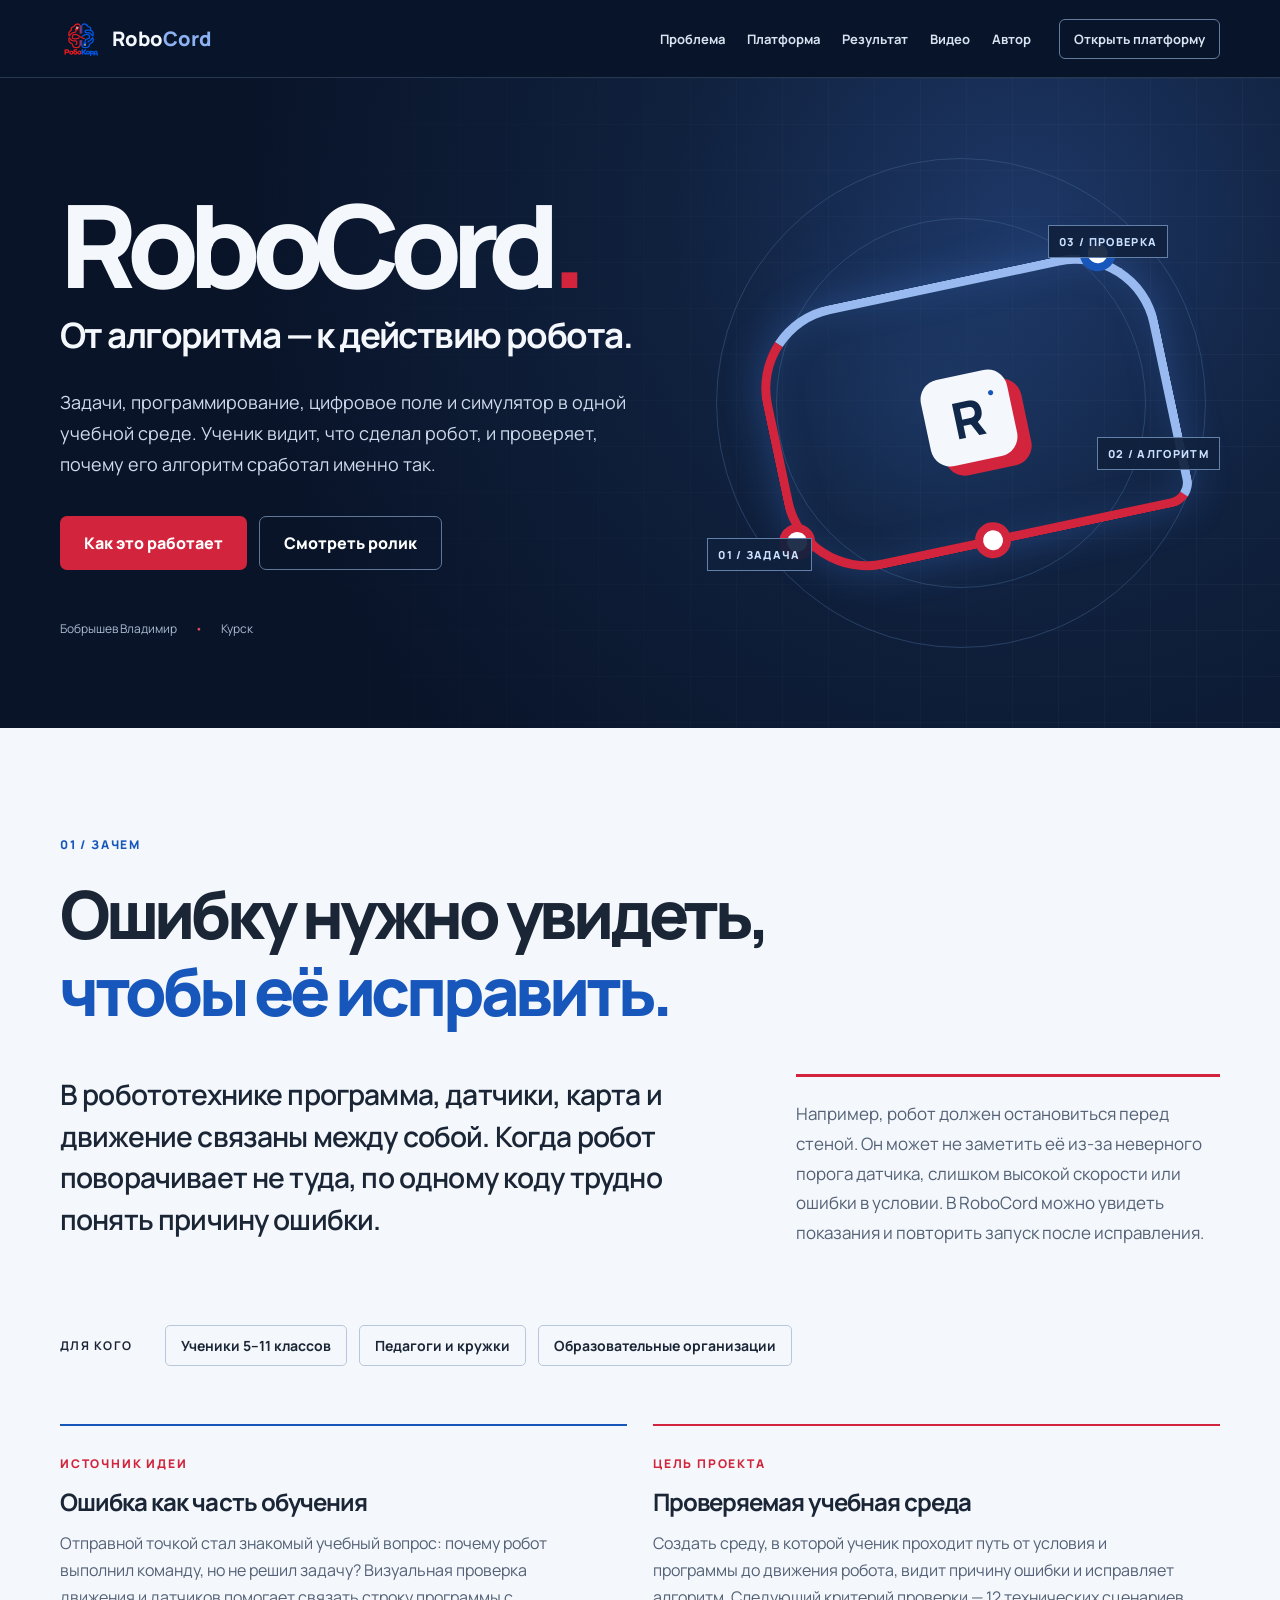
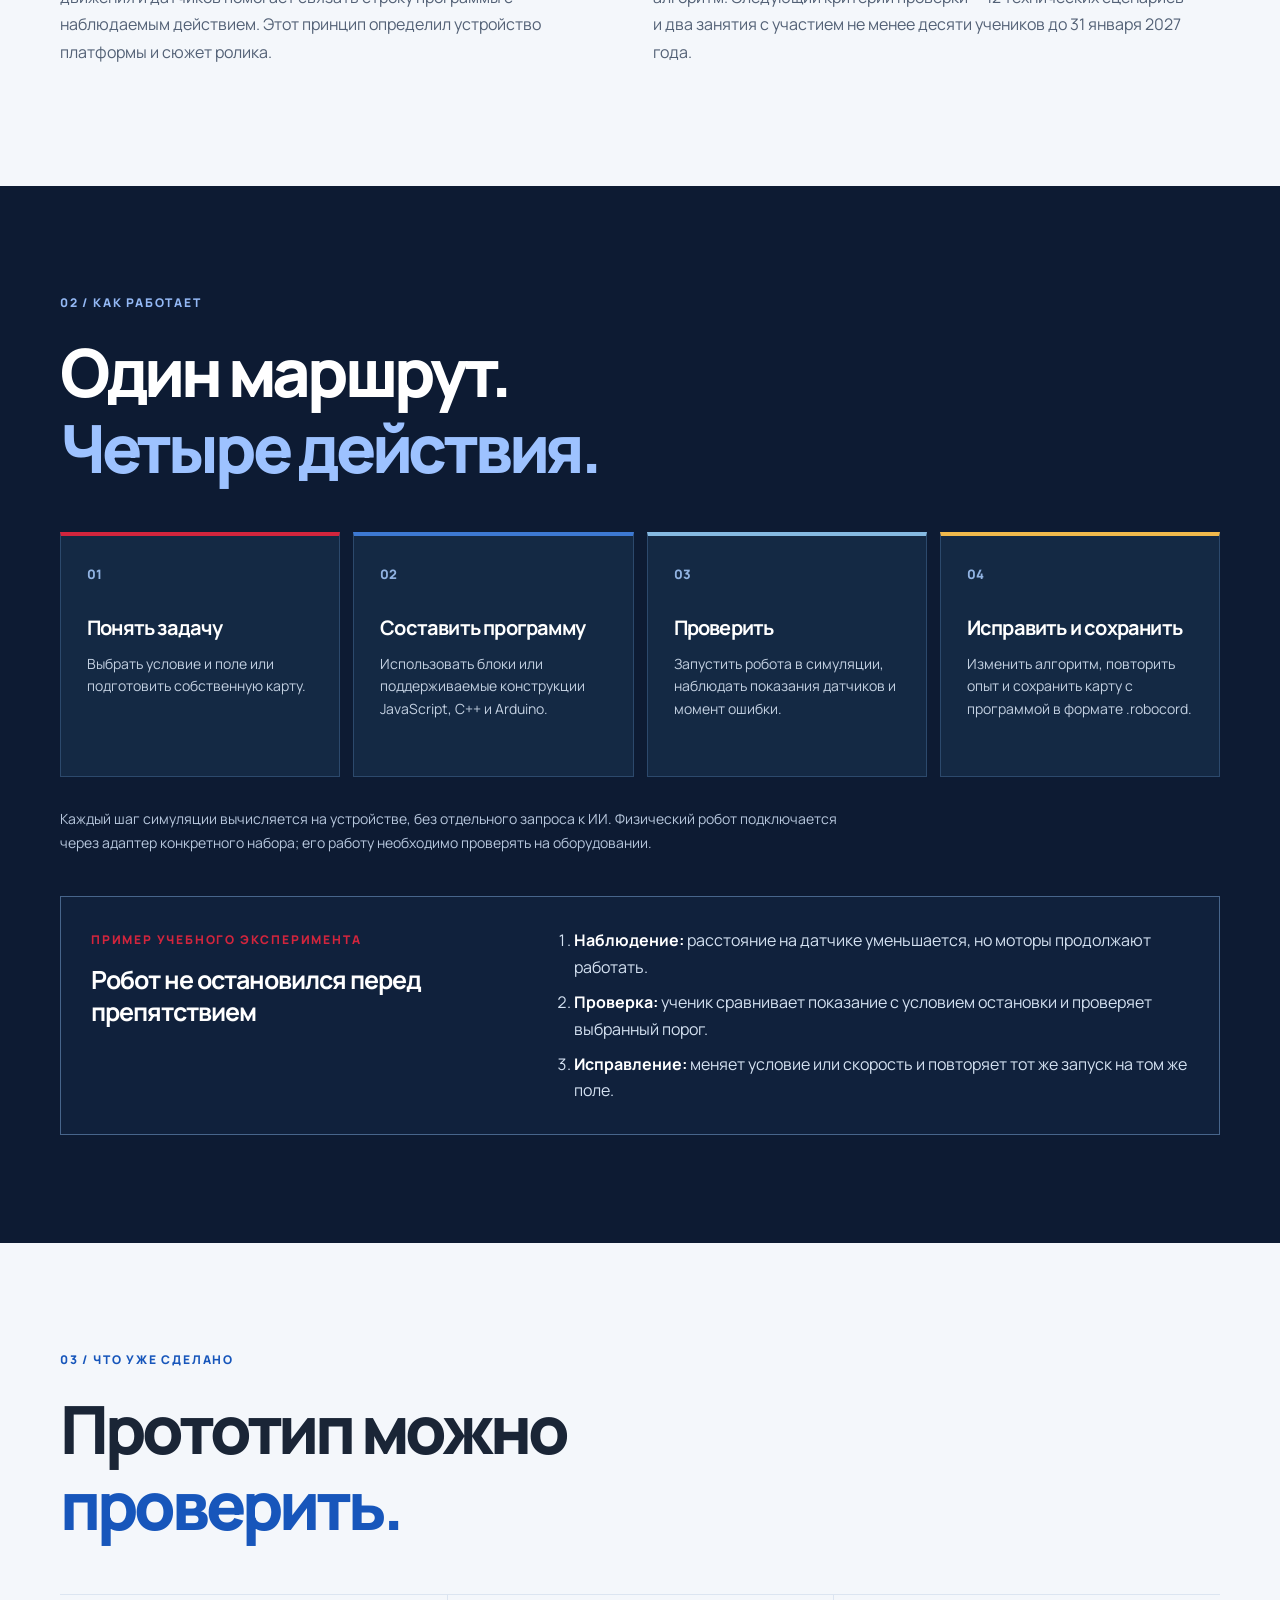
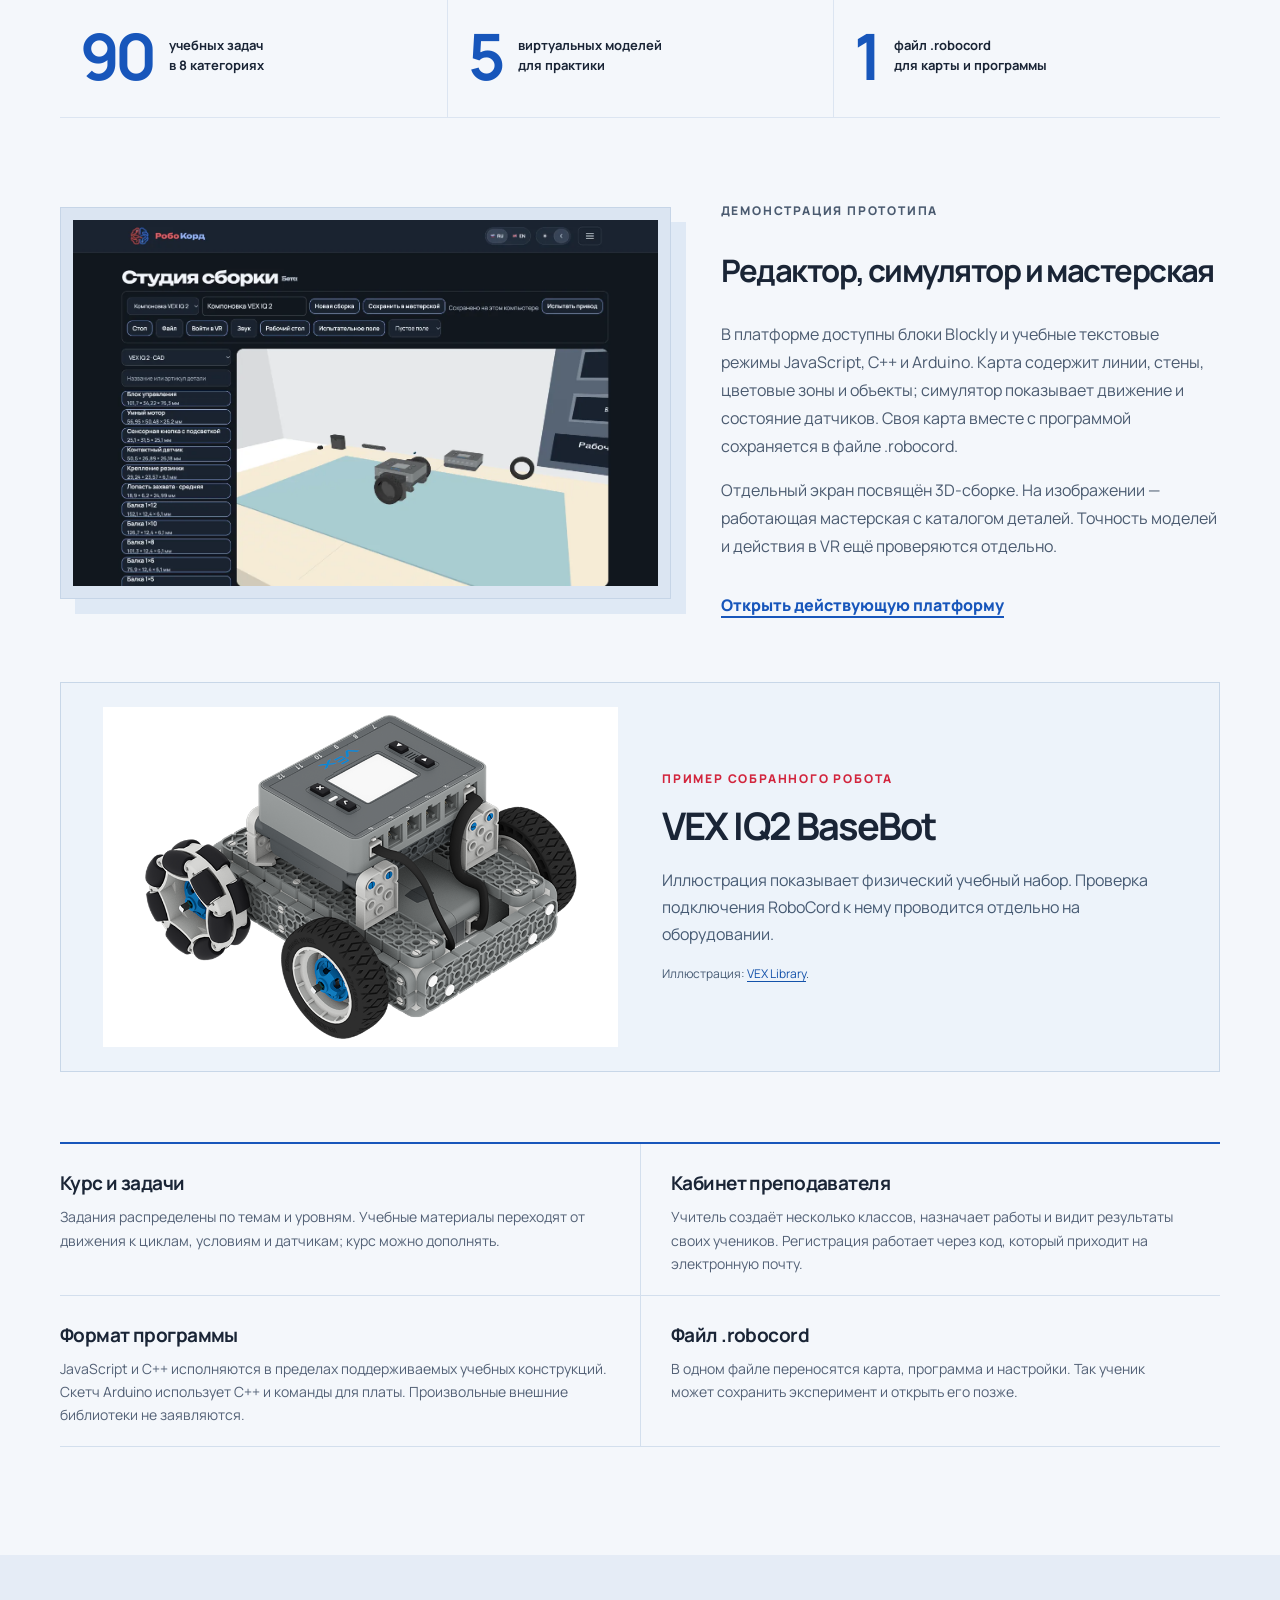
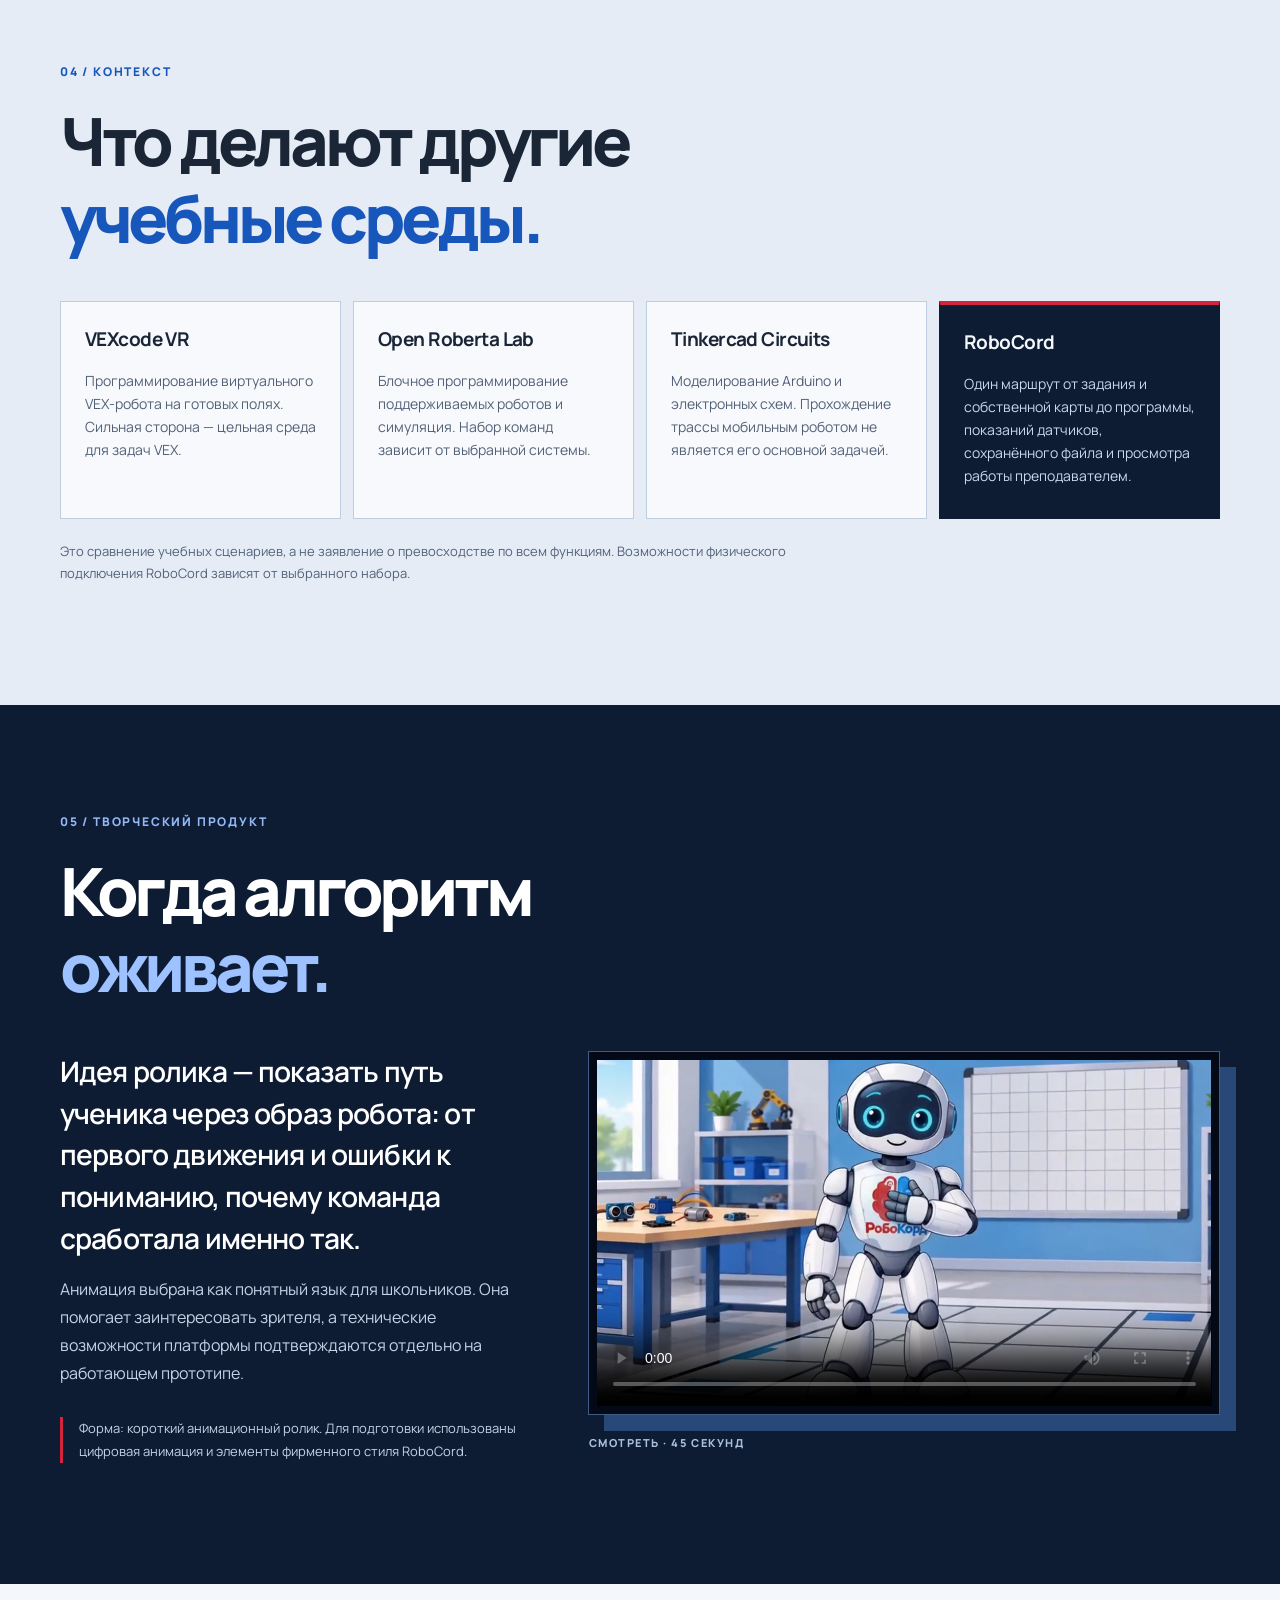
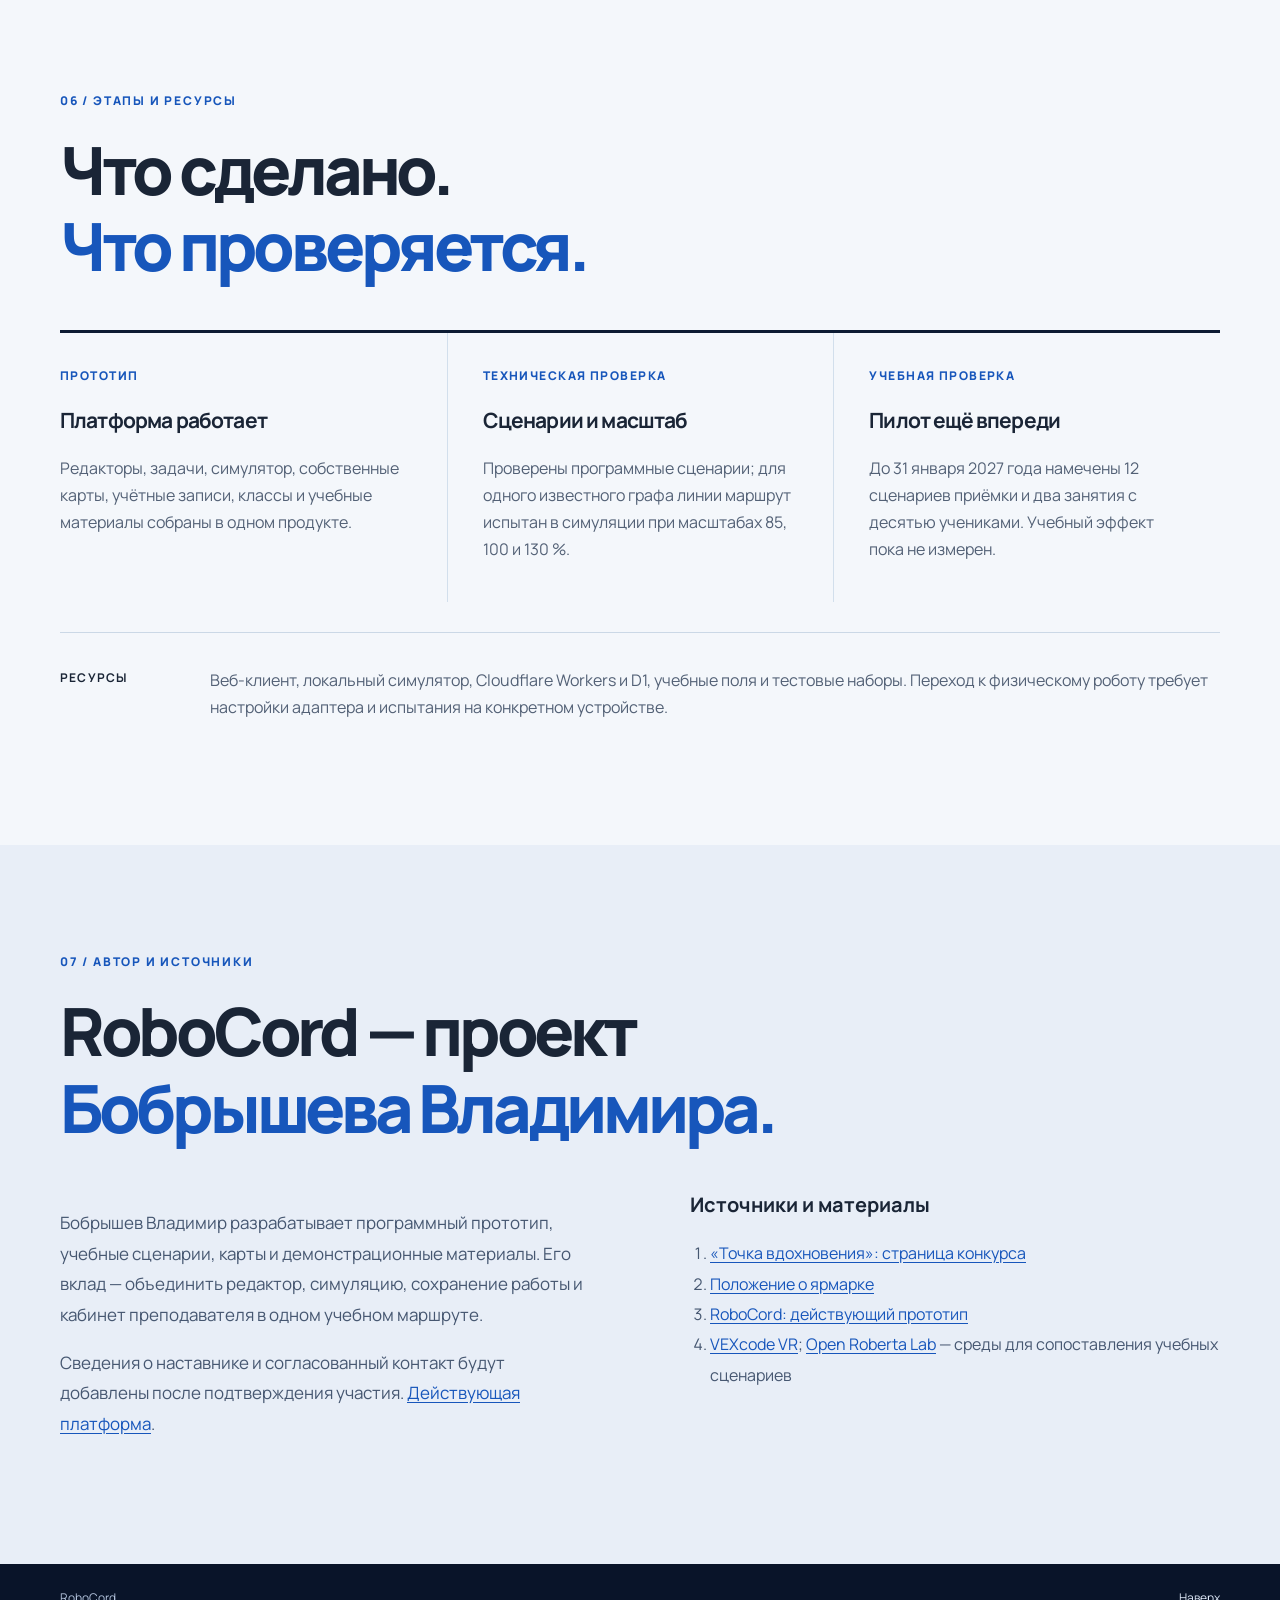
<file: competition/inspiration-point/index.html>
<!doctype html>
<html lang="ru">
<head>
  <meta charset="utf-8">
  <meta name="viewport" content="width=device-width, initial-scale=1">
  <meta name="theme-color" content="#0d1b33">
  <meta name="description" content="RoboCord — образовательная платформа, в которой ученик проходит путь от условия задачи до проверяемого движения робота.">
  <title>RoboCord</title>
  <link rel="icon" href="./assets/logo.png" type="image/png">
  <link rel="stylesheet" href="./style.css">
</head>
<body>
  <a class="skip" href="#main">К содержанию</a>
  <header class="topbar">
    <a class="brand" href="#top" aria-label="RoboCord, начало страницы"><img src="./assets/logo.png" alt="" width="42" height="42"><span>Robo<span>Cord</span></span></a>
    <nav aria-label="Разделы страницы">
      <a href="#problem">Проблема</a><a href="#solution">Платформа</a><a href="#results">Результат</a><a href="#creative">Видео</a><a href="#team">Автор</a>
    </nav>
    <a class="top-link" href="https://www.robocord.site/" target="_blank" rel="noopener">Открыть платформу</a>
  </header>
  <main id="main">
    <section class="hero" id="top">
      <div class="hero-grid" aria-hidden="true"></div>
      <div class="wrap hero-inner">
        <div class="hero-copy">
          <h1>RoboCord<span class="period">.</span></h1>
          <p class="hero-line">От алгоритма — к действию робота.</p>
          <p class="lead">Задачи, программирование, цифровое поле и симулятор в одной учебной среде. Ученик видит, что сделал робот, и проверяет, почему его алгоритм сработал именно так.</p>
          <div class="hero-actions"><a class="btn primary" href="#solution">Как это работает</a><a class="btn ghost" href="#creative">Смотреть ролик</a></div>
          <div class="meta"><span>Бобрышев Владимир</span><span>Курск</span></div>
        </div>
        <div class="hero-visual" aria-label="Схема пути от задачи к проверке">
          <div class="orbit orbit-one"></div><div class="orbit orbit-two"></div>
          <div class="track"><span class="track-start"></span><span class="track-turn"></span><span class="track-end"></span></div>
          <div class="robot-mark" aria-hidden="true">R<span>●</span></div>
          <div class="visual-note n1">01 / ЗАДАЧА</div><div class="visual-note n2">02 / АЛГОРИТМ</div><div class="visual-note n3">03 / ПРОВЕРКА</div>
        </div>
      </div>
    </section>

    <section class="section light" id="problem"><div class="wrap">
      <div class="section-head"><span class="number">01 / ЗАЧЕМ</span><h2>Ошибку нужно увидеть,<br><em>чтобы её исправить.</em></h2></div>
      <div class="two-col"><p class="large">В робототехнике программа, датчики, карта и движение связаны между собой. Когда робот поворачивает не туда, по одному коду трудно понять причину ошибки.</p><div class="aside"><span class="aside-line"></span><p>Например, робот должен остановиться перед стеной. Он может не заметить её из-за неверного порога датчика, слишком высокой скорости или ошибки в условии. В RoboCord можно увидеть показания и повторить запуск после исправления.</p></div></div>
      <div class="audience"><strong>Для кого</strong><span>Ученики 5–11 классов</span><span>Педагоги и кружки</span><span>Образовательные организации</span></div>
      <div class="origin-goal"><article><span class="kicker">ИСТОЧНИК ИДЕИ</span><h3>Ошибка как часть обучения</h3><p>Отправной точкой стал знакомый учебный вопрос: почему робот выполнил команду, но не решил задачу? Визуальная проверка движения и датчиков помогает связать строку программы с наблюдаемым действием. Этот принцип определил устройство платформы и сюжет ролика.</p></article><article><span class="kicker">ЦЕЛЬ ПРОЕКТА</span><h3>Проверяемая учебная среда</h3><p>Создать среду, в которой ученик проходит путь от условия и программы до движения робота, видит причину ошибки и исправляет алгоритм. Следующий критерий проверки — 12 технических сценариев и два занятия с участием не менее десяти учеников до 31 января 2027 года.</p></article></div>
    </div></section>

    <section class="section dark" id="solution"><div class="wrap">
      <div class="section-head"><span class="number">02 / КАК РАБОТАЕТ</span><h2>Один маршрут.<br><em>Четыре действия.</em></h2></div>
      <div class="steps">
        <article><span>01</span><h3>Понять задачу</h3><p>Выбрать условие и поле или подготовить собственную карту.</p></article>
        <article><span>02</span><h3>Составить программу</h3><p>Использовать блоки или поддерживаемые конструкции JavaScript, C++ и Arduino.</p></article>
        <article><span>03</span><h3>Проверить</h3><p>Запустить робота в симуляции, наблюдать показания датчиков и момент ошибки.</p></article>
        <article><span>04</span><h3>Исправить и сохранить</h3><p>Изменить алгоритм, повторить опыт и сохранить карту с программой в формате .robocord.</p></article>
      </div>
      <p class="section-foot">Каждый шаг симуляции вычисляется на устройстве, без отдельного запроса к ИИ. Физический робот подключается через адаптер конкретного набора; его работу необходимо проверять на оборудовании.</p>
      <div class="example-card"><div><span class="kicker">ПРИМЕР УЧЕБНОГО ЭКСПЕРИМЕНТА</span><h3>Робот не остановился перед препятствием</h3></div><ol><li><strong>Наблюдение:</strong> расстояние на датчике уменьшается, но моторы продолжают работать.</li><li><strong>Проверка:</strong> ученик сравнивает показание с условием остановки и проверяет выбранный порог.</li><li><strong>Исправление:</strong> меняет условие или скорость и повторяет тот же запуск на том же поле.</li></ol></div>
    </div></section>

    <section class="section light" id="results"><div class="wrap">
      <div class="section-head"><span class="number">03 / ЧТО УЖЕ СДЕЛАНО</span><h2>Прототип можно<br><em>проверить.</em></h2></div>
      <div class="stats"><div><strong>90</strong><span>учебных задач<br>в 8 категориях</span></div><div><strong>5</strong><span>виртуальных моделей<br>для практики</span></div><div><strong>1</strong><span>файл .robocord<br>для карты и программы</span></div></div>
      <div class="evidence"><div class="evidence-image"><img src="./assets/cad.webp" alt="Экран RoboCord: каталог деталей и 3D-сборка учебного робота" loading="lazy"></div><div class="evidence-copy"><p class="kicker">ДЕМОНСТРАЦИЯ ПРОТОТИПА</p><h3>Редактор, симулятор и мастерская</h3><p>В платформе доступны блоки Blockly и учебные текстовые режимы JavaScript, C++ и Arduino. Карта содержит линии, стены, цветовые зоны и объекты; симулятор показывает движение и состояние датчиков. Своя карта вместе с программой сохраняется в файле .robocord.</p><p>Отдельный экран посвящён 3D-сборке. На изображении — работающая мастерская с каталогом деталей. Точность моделей и действия в VR ещё проверяются отдельно.</p><a class="inline-link" href="https://www.robocord.site/" target="_blank" rel="noopener">Открыть действующую платформу</a></div></div>
      <figure class="kit-example"><div class="kit-image"><img src="./assets/vex-iq2-basebot.png" alt="Пример собранного робота VEX IQ второго поколения: BaseBot" loading="lazy"></div><figcaption><p class="kicker">ПРИМЕР СОБРАННОГО РОБОТА</p><h3>VEX IQ2 BaseBot</h3><p>Иллюстрация показывает физический учебный набор. Проверка подключения RoboCord к нему проводится отдельно на оборудовании.</p><p class="kit-credit">Иллюстрация: <a href="https://kb.vex.com/hc/en-us/articles/4463836707476-Building-Your-First-Robot-with-VEX-IQ-2nd-gen" target="_blank" rel="noopener">VEX Library</a>.</p></figcaption></figure>
      <div class="facts-grid"><article><h3>Курс и задачи</h3><p>Задания распределены по темам и уровням. Учебные материалы переходят от движения к циклам, условиям и датчикам; курс можно дополнять.</p></article><article><h3>Кабинет преподавателя</h3><p>Учитель создаёт несколько классов, назначает работы и видит результаты своих учеников. Регистрация работает через код, который приходит на электронную почту.</p></article><article><h3>Формат программы</h3><p>JavaScript и C++ исполняются в пределах поддерживаемых учебных конструкций. Скетч Arduino использует C++ и команды для платы. Произвольные внешние библиотеки не заявляются.</p></article><article><h3>Файл .robocord</h3><p>В одном файле переносятся карта, программа и настройки. Так ученик может сохранить эксперимент и открыть его позже.</p></article></div>
    </div></section>

    <section class="section compare-section" id="compare"><div class="wrap">
      <div class="section-head"><span class="number">04 / КОНТЕКСТ</span><h2>Что делают другие<br><em>учебные среды.</em></h2></div>
      <div class="compare-grid"><article><h3>VEXcode VR</h3><p>Программирование виртуального VEX-робота на готовых полях. Сильная сторона — цельная среда для задач VEX.</p></article><article><h3>Open Roberta Lab</h3><p>Блочное программирование поддерживаемых роботов и симуляция. Набор команд зависит от выбранной системы.</p></article><article><h3>Tinkercad Circuits</h3><p>Моделирование Arduino и электронных схем. Прохождение трассы мобильным роботом не является его основной задачей.</p></article><article class="ours"><h3>RoboCord</h3><p>Один маршрут от задания и собственной карты до программы, показаний датчиков, сохранённого файла и просмотра работы преподавателем.</p></article></div>
      <p class="compare-note">Это сравнение учебных сценариев, а не заявление о превосходстве по всем функциям. Возможности физического подключения RoboCord зависят от выбранного набора.</p>
    </div></section>

    <section class="section dark" id="creative"><div class="wrap">
      <div class="section-head"><span class="number">05 / ТВОРЧЕСКИЙ ПРОДУКТ</span><h2>Когда алгоритм<br><em>оживает.</em></h2></div>
      <div class="creative-grid"><div><p class="large">Идея ролика — показать путь ученика через образ робота: от первого движения и ошибки к пониманию, почему команда сработала именно так.</p><p>Анимация выбрана как понятный язык для школьников. Она помогает заинтересовать зрителя, а технические возможности платформы подтверждаются отдельно на работающем прототипе.</p><p class="caption">Форма: короткий анимационный ролик. Для подготовки использованы цифровая анимация и элементы фирменного стиля RoboCord.</p></div><div class="video-shell"><video controls preload="metadata" playsinline poster="./assets/video-poster.webp" aria-label="Анимационный ролик RoboCord"><source src="./assets/inspiration.mp4" type="video/mp4">Ваш браузер не поддерживает видео.</video><span class="video-label">СМОТРЕТЬ · 45 СЕКУНД</span></div></div>
    </div></section>

    <section class="section light" id="plan"><div class="wrap">
      <div class="section-head"><span class="number">06 / ЭТАПЫ И РЕСУРСЫ</span><h2>Что сделано.<br><em>Что проверяется.</em></h2></div>
      <div class="timeline"><div><span>ПРОТОТИП</span><h3>Платформа работает</h3><p>Редакторы, задачи, симулятор, собственные карты, учётные записи, классы и учебные материалы собраны в одном продукте.</p></div><div><span>ТЕХНИЧЕСКАЯ ПРОВЕРКА</span><h3>Сценарии и масштаб</h3><p>Проверены программные сценарии; для одного известного графа линии маршрут испытан в симуляции при масштабах 85, 100 и 130 %.</p></div><div><span>УЧЕБНАЯ ПРОВЕРКА</span><h3>Пилот ещё впереди</h3><p>До 31 января 2027 года намечены 12 сценариев приёмки и два занятия с десятью учениками. Учебный эффект пока не измерен.</p></div></div>
      <div class="resources"><strong>Ресурсы</strong><p>Веб-клиент, локальный симулятор, Cloudflare Workers и D1, учебные поля и тестовые наборы. Переход к физическому роботу требует настройки адаптера и испытания на конкретном устройстве.</p></div>
    </div></section>

    <section class="section bottom" id="team"><div class="wrap">
      <div class="section-head"><span class="number">07 / АВТОР И ИСТОЧНИКИ</span><h2>RoboCord — проект<br><em>Бобрышева Владимира.</em></h2></div>
      <div class="bottom-grid"><div><p>Бобрышев Владимир разрабатывает программный прототип, учебные сценарии, карты и демонстрационные материалы. Его вклад — объединить редактор, симуляцию, сохранение работы и кабинет преподавателя в одном учебном маршруте.</p><p>Сведения о наставнике и согласованный контакт будут добавлены после подтверждения участия. <a href="https://www.robocord.site/" target="_blank" rel="noopener">Действующая платформа</a>.</p></div><div><h3>Источники и материалы</h3><ol><li><a href="https://expotechjunior.ru/inspiration_point" target="_blank" rel="noopener">«Точка вдохновения»: страница конкурса</a></li><li><a href="https://disk.yandex.ru/i/tKNtdREkOqdu2g" target="_blank" rel="noopener">Положение о ярмарке</a></li><li><a href="https://www.robocord.site/" target="_blank" rel="noopener">RoboCord: действующий прототип</a></li><li><a href="https://www.vexrobotics.com/vexcode/vr" target="_blank" rel="noopener">VEXcode VR</a>; <a href="https://lab.open-roberta.org/" target="_blank" rel="noopener">Open Roberta Lab</a> — среды для сопоставления учебных сценариев</li></ol></div></div>
    </div></section>
  </main>
  <footer><div class="wrap footer-inner"><span>RoboCord</span><a href="#top">Наверх</a></div></footer>
</body>
</html>
</file>
<file: competition/inspiration-point/style.css>
@import url('https://fonts.googleapis.com/css2?family=Manrope:wght@400;500;600;700;800&display=swap');
:root{--navy:#0d1b33;--deep:#091429;--blue:#1756bb;--red:#d2253d;--ink:#1a2536;--light:#f4f7fb;--muted:#a4b2c8;--line:#dce5f1}
*{box-sizing:border-box}html{scroll-behavior:smooth}body{margin:0;background:var(--deep);color:var(--light);font-family:Manrope,Arial,sans-serif}a{color:inherit}img,video{max-width:100%;display:block}button,a{touch-action:manipulation}.skip{position:absolute;left:-9999px;top:10px;background:white;color:var(--ink);padding:12px;z-index:20}.skip:focus{left:10px}.wrap{width:min(1160px,calc(100% - 48px));margin:auto}
.topbar{min-height:78px;padding:12px max(24px,calc((100vw - 1160px)/2));display:flex;align-items:center;gap:28px;background:rgba(9,20,41,.96);border-bottom:1px solid #263750;position:relative;z-index:5}.brand{display:flex;gap:10px;align-items:center;text-decoration:none;font-size:20px;font-weight:800;white-space:nowrap}.brand img{object-fit:contain}.brand span span{color:#8db2f2}.topbar nav{display:flex;gap:22px;margin-left:auto}.topbar nav a,.top-link{text-decoration:none;color:#d8e3f2;font-size:13px;font-weight:700}.topbar nav a:hover,.top-link:hover{color:#fff}.top-link{padding:10px 14px;border:1px solid #647b9e;border-radius:6px;white-space:nowrap}
.hero{position:relative;overflow:hidden;background:radial-gradient(circle at 80% 22%,#1d3766 0,#10213e 31%,var(--deep) 68%);min-height:650px}.hero-grid{position:absolute;inset:0;background-image:linear-gradient(#ffffff08 1px,transparent 1px),linear-gradient(90deg,#ffffff08 1px,transparent 1px);background-size:46px 46px;mask-image:linear-gradient(90deg,transparent,#000)}.hero-inner{position:relative;display:grid;grid-template-columns:1.08fr .92fr;gap:34px;align-items:center;min-height:650px;padding:70px 0}.eyebrow,.number,.kicker{font-weight:800;letter-spacing:.15em;font-size:12px;text-transform:uppercase}.eyebrow{color:#9fc3ff;display:flex;align-items:center;gap:10px}.dot{width:9px;height:9px;border-radius:50%;background:var(--red);box-shadow:0 0 0 5px #d2253d30}.hero h1{font-size:clamp(64px,9vw,132px);letter-spacing:-.085em;line-height:1;margin:18px 0 8px;font-weight:800}.period{color:var(--red)}.hero-line{font-size:clamp(21px,2.8vw,35px);font-weight:700;letter-spacing:-.045em;margin:0 0 28px}.lead{font-size:18px;line-height:1.72;color:#cfdbec;max-width:600px}.hero-actions{display:flex;gap:12px;flex-wrap:wrap;margin:36px 0 50px}.btn{padding:15px 24px;border-radius:7px;font-weight:800;text-decoration:none;display:inline-flex;gap:25px;align-items:center}.primary{background:var(--red);color:white}.primary:hover{background:#ed3550}.ghost{border:1px solid #607798;color:white}.ghost:hover{background:#223a5f}.meta{display:flex;flex-wrap:wrap;gap:18px;color:#aabbd1;font-size:12px}.meta span+span:before{content:'•';margin-right:18px;color:#e04a61}
.hero-visual{position:relative;height:480px;align-self:center;background:radial-gradient(circle at 45% 50%,#22447870 0,transparent 58%)}.orbit{position:absolute;border:1px solid #41628d80;border-radius:50%;left:50%;top:50%;transform:translate(-50%,-50%)}.orbit-one{width:370px;height:370px}.orbit-two{width:490px;height:490px}.track{position:absolute;left:13%;right:9%;top:24%;bottom:20%;border:9px solid #98baf1;border-left-color:var(--red);border-bottom-color:var(--red);border-radius:85px 85px 25px 85px;transform:rotate(-12deg);box-shadow:0 0 40px #5595ff40,inset 0 0 35px #5595ff25}.track-start,.track-end,.track-turn{position:absolute;width:20px;height:20px;border-radius:50%;background:white;box-shadow:0 0 0 8px #d2253d}.track-start{left:-14px;bottom:25px}.track-end{right:26px;top:-14px;box-shadow:0 0 0 8px #1756bb}.track-turn{left:46%;bottom:-14px}.robot-mark{position:absolute;top:44%;left:43%;width:88px;height:88px;border-radius:20px;background:#f4f7fb;color:#10284a;display:grid;place-items:center;font-size:50px;font-weight:800;transform:rotate(-12deg);box-shadow:12px 12px 0 #d2253d}.robot-mark span{font-size:12px;position:absolute;right:14px;top:14px;color:var(--blue)}.visual-note{position:absolute;color:#cce0ff;font-size:11px;letter-spacing:.12em;font-weight:800;background:#10213deb;padding:8px 10px;border:1px solid #6380a8}.n1{left:1%;bottom:15%}.n2{right:0;bottom:36%}.n3{right:10%;top:13%}
.section{padding:108px 0}.light{background:var(--light);color:var(--ink)}.dark{background:var(--navy);color:white}.section-head{margin-bottom:45px}.number{display:block;color:var(--blue);margin-bottom:23px}.dark .number{color:#93b8f4}h2{font-size:clamp(36px,5.2vw,68px);letter-spacing:-.064em;line-height:1.15;margin:0;font-weight:800}h2 em{font-style:normal;color:var(--blue)}.dark h2 em{color:#9dc2ff}.two-col{display:grid;grid-template-columns:1.2fr .8fr;gap:100px}.large{font-size:clamp(21px,2.2vw,29px);line-height:1.48;font-weight:600;letter-spacing:-.03em;margin:0}.aside{border-top:3px solid var(--red);font-size:17px;line-height:1.75;color:#536176}.aside p{margin-top:22px}.audience{display:flex;flex-wrap:wrap;gap:12px;margin-top:60px;align-items:center}.audience strong{font-size:12px;letter-spacing:.12em;text-transform:uppercase;margin-right:20px}.audience span{border:1px solid #b8c7db;border-radius:5px;padding:10px 15px;font-size:14px;font-weight:700}
.steps{display:grid;grid-template-columns:repeat(4,1fr);gap:13px}.steps article{background:#142944;border:1px solid #2c496c;border-top:4px solid var(--red);padding:26px;min-height:245px}.steps article:nth-child(2){border-top-color:#3d79d3}.steps article:nth-child(3){border-top-color:#85b9e1}.steps article:nth-child(4){border-top-color:#f0b94c}.steps article span{font-size:13px;color:#91b3e2;font-weight:800}.steps h3{font-size:20px;letter-spacing:-.04em;margin:30px 0 12px}.steps p{color:#c3d0e1;line-height:1.6;margin:0;font-size:14px}.section-foot{max-width:790px;margin:30px 0 0;color:#b7c7dd;font-size:14px;line-height:1.7}
.stats{display:grid;grid-template-columns:repeat(3,1fr);border-top:1px solid var(--line);border-bottom:1px solid var(--line);margin:50px 0 70px}.stats div{display:flex;gap:17px;align-items:center;padding:29px 20px}.stats div+div{border-left:1px solid var(--line)}.stats strong{font-size:64px;color:var(--blue);line-height:1;letter-spacing:-.08em}.stats span{font-size:13px;font-weight:700;line-height:1.5}.evidence{display:grid;grid-template-columns:1.1fr .9fr;gap:50px;align-items:center}.evidence-image{background:#dbe5f2;border:1px solid #c6d5e7;padding:12px;box-shadow:15px 15px 0 #dfe9f5}.evidence-image img{width:100%;aspect-ratio:16/10;object-fit:cover}.kicker{color:var(--red)}.evidence-copy h3{font-size:31px;letter-spacing:-.05em;line-height:1.2}.evidence-copy p{line-height:1.75;color:#4b5b70}.inline-link{display:inline-block;margin-top:18px;color:var(--blue);font-weight:800;text-decoration:none;border-bottom:2px solid var(--blue)}
.creative-grid{display:grid;grid-template-columns:.85fr 1.15fr;gap:60px;align-items:start}.creative-grid p:not(.large){line-height:1.75;color:#c5d3e6}.caption{font-size:13px;border-left:3px solid var(--red);padding-left:16px;margin-top:30px}.video-shell{position:relative;background:#030916;border:1px solid #3c5b86;padding:8px;box-shadow:16px 16px 0 #284977}.video-shell video{width:100%;aspect-ratio:16/9;object-fit:contain}.video-label{position:absolute;bottom:-36px;left:0;color:#a9bfdb;letter-spacing:.14em;font-size:11px;font-weight:800}
.timeline{display:grid;grid-template-columns:repeat(3,1fr);gap:0;border-top:3px solid var(--navy)}.timeline>div{padding:30px 35px 22px 0}.timeline>div+div{border-left:1px solid #d2dfec;padding-left:35px}.timeline span{font-size:12px;font-weight:800;color:var(--blue);letter-spacing:.12em}.timeline h3{font-size:21px;letter-spacing:-.04em}.timeline p,.resources p{color:#536176;line-height:1.7}.resources{display:grid;grid-template-columns:130px 1fr;gap:20px;border-top:1px solid #cbd8e6;margin-top:30px;padding-top:18px}.resources strong{text-transform:uppercase;font-size:12px;letter-spacing:.1em;margin-top:18px}
.bottom{background:#e8eef7;color:var(--ink)}.bottom-grid{display:grid;grid-template-columns:1fr 1fr;gap:100px}.bottom-grid p{line-height:1.8;color:#465771;font-size:17px}.bottom-grid h3{font-size:20px;margin-top:0}.bottom-grid ol{padding-left:20px;line-height:1.9;color:#465771}.bottom-grid a{color:#1756bb;text-underline-offset:3px}.contact{font-weight:800}.footer-inner{display:flex;flex-wrap:wrap;justify-content:space-between;gap:15px;padding:25px 0;color:#b3c3dc;font-size:12px}footer a{text-decoration:none;color:#dfe9f8}
@media(max-width:980px){.topbar nav{display:none}.top-link{margin-left:auto}.hero-inner{grid-template-columns:1fr}.hero-visual{height:330px;max-width:500px;width:100%;margin:auto}.orbit-one{width:260px;height:260px}.orbit-two{width:340px;height:340px}.steps{grid-template-columns:repeat(2,1fr)}.two-col,.evidence,.creative-grid,.bottom-grid{gap:35px}.section{padding:80px 0}}
@media(max-width:640px){.wrap{width:min(100% - 32px,1160px)}.topbar{padding:12px 16px}.top-link{font-size:11px}.hero-inner{padding:55px 0;min-height:auto}.hero-visual{height:270px}.orbit-one{width:220px;height:220px}.orbit-two{width:285px;height:285px}.track{border-width:6px}.robot-mark{width:65px;height:65px;font-size:36px}.hero-actions{margin-bottom:30px}.meta{gap:8px}.meta span+span:before{margin-right:8px}.two-col,.evidence,.creative-grid,.bottom-grid{grid-template-columns:1fr}.stats{grid-template-columns:1fr;margin:30px 0 55px}.stats div+div{border-left:0;border-top:1px solid var(--line)}.stats div{padding:14px 0}.stats strong{font-size:52px}.steps{grid-template-columns:1fr}.steps article{min-height:auto}.timeline{grid-template-columns:1fr}.timeline>div,.timeline>div+div{border-left:0;border-bottom:1px solid #d2dfec;padding:24px 0}.resources{grid-template-columns:1fr;gap:0}.section{padding:65px 0}.video-shell{margin-bottom:28px}.footer-inner{display:block}.footer-inner>*{display:block;margin-bottom:10px}}
@media(prefers-reduced-motion:reduce){html{scroll-behavior:auto}}
.example-card{display:grid;grid-template-columns:.8fr 1.2fr;gap:36px;margin-top:42px;padding:30px;border:1px solid #47658b;background:#10213c}.example-card h3{font-size:25px;line-height:1.25;letter-spacing:-.04em;margin:15px 0 0}.example-card ol{margin:0;padding-left:22px;color:#d4e1f1;line-height:1.65}.example-card li+li{margin-top:9px}.example-card strong{color:#fff}
.origin-goal{display:grid;grid-template-columns:1fr 1fr;gap:26px;margin-top:58px}.origin-goal article{border-top:2px solid var(--blue);padding:25px 28px 12px 0}.origin-goal article+article{border-top-color:var(--red)}.origin-goal h3{font-size:24px;letter-spacing:-.04em;margin:12px 0}.origin-goal p{color:#536176;line-height:1.7;margin:0}
.facts-grid{display:grid;grid-template-columns:repeat(2,1fr);gap:0;margin-top:70px;border-top:2px solid #1756bb}.facts-grid article{padding:26px 30px 20px 0;border-bottom:1px solid #d3dfed}.facts-grid article:nth-child(even){border-left:1px solid #d3dfed;padding-left:30px}.facts-grid h3{font-size:19px;margin:0 0 9px;letter-spacing:-.03em}.facts-grid p{margin:0;color:#536176;line-height:1.65;font-size:14px}
.compare-section{background:#e5ecf6;color:#1a2536}.compare-grid{display:grid;grid-template-columns:repeat(4,1fr);gap:12px}.compare-grid article{padding:24px;background:#f7f9fd;border:1px solid #bfcede;min-height:218px}.compare-grid article.ours{background:#0d1b33;color:#f4f7fb;border-color:#0d1b33;border-top:4px solid #d2253d}.compare-grid h3{font-size:19px;margin:0 0 17px;letter-spacing:-.03em}.compare-grid p{font-size:14px;line-height:1.65;margin:0;color:#536176}.compare-grid .ours p{color:#c9d8eb}.compare-note{font-size:13px;color:#526279;line-height:1.65;margin-top:22px;max-width:800px}
@media(max-width:980px){.compare-grid{grid-template-columns:repeat(2,1fr)}}
@media(max-width:640px){.example-card,.facts-grid,.compare-grid,.origin-goal{grid-template-columns:1fr}.facts-grid article:nth-child(even){border-left:0;padding-left:0}.example-card{padding:20px}.facts-grid{margin-top:45px}.origin-goal{margin-top:42px}}
.kit-example{display:grid;grid-template-columns:minmax(0,1fr) minmax(0,1fr);gap:44px;align-items:center;margin:64px 0 0;padding:24px 42px;background:#edf3fa;border:1px solid #c8d7e8}.kit-image{display:grid;place-items:center;min-height:300px;background:#fff}.kit-image img{display:block;width:min(100%,440px);height:auto}.kit-example h3{font-size:clamp(26px,3vw,38px);margin:12px 0 16px;letter-spacing:-.05em}.kit-example figcaption>p:not(.kicker){line-height:1.7;color:#465a73}.kit-example .kit-credit{font-size:12px}.kit-example .kit-credit a{color:#1452aa;text-underline-offset:3px}@media(max-width:640px){.kit-example{grid-template-columns:1fr;gap:24px;padding:16px;margin-top:40px}.kit-image{min-height:220px}}
</file>
